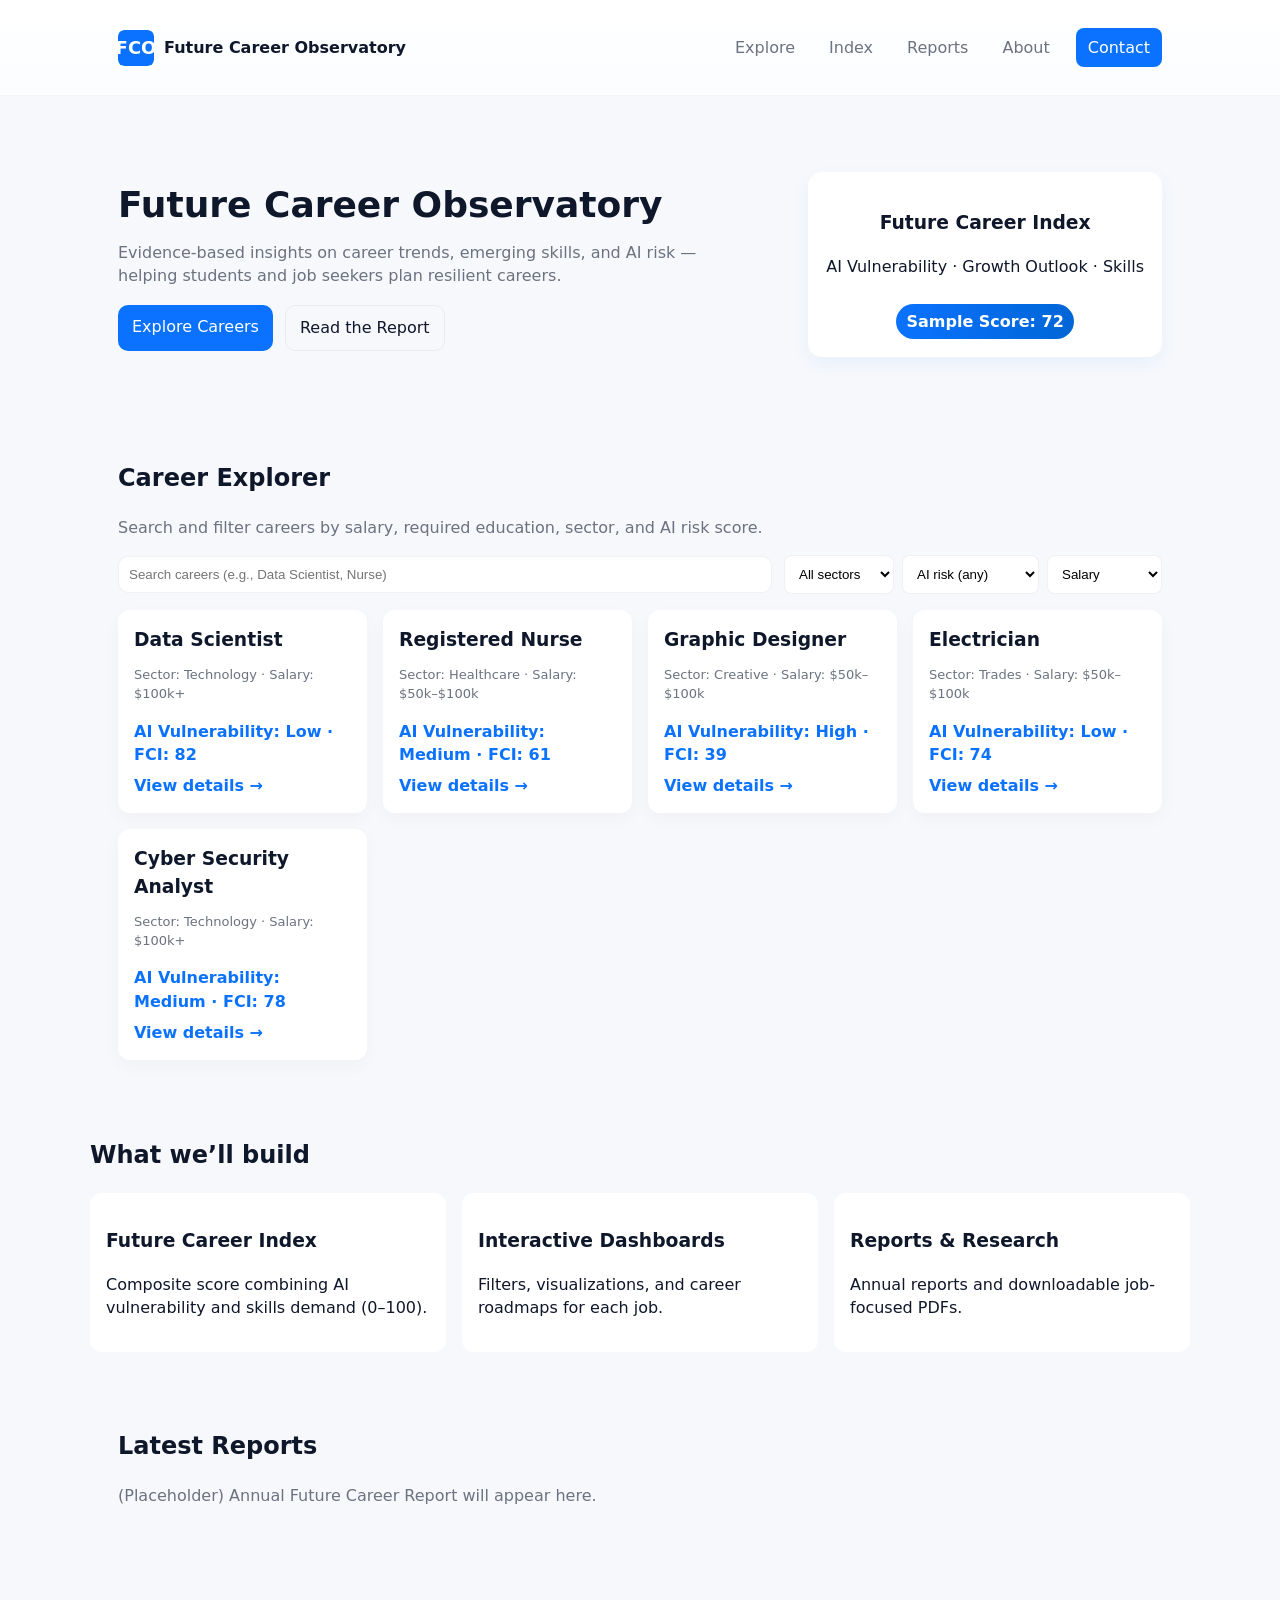
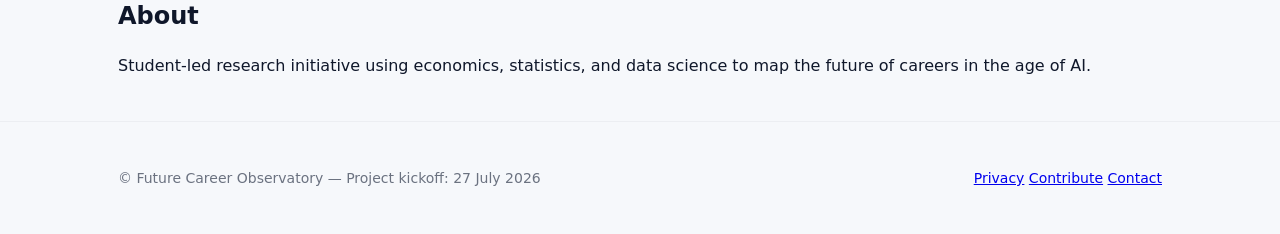
<file: index.html>
<!doctype html>
<html lang="en">
<head>
  <meta charset="utf-8" />
  <meta name="viewport" content="width=device-width,initial-scale=1" />
  <title>Future Career Observatory</title>
  <link rel="stylesheet" href="styles.css" />
</head>
<body>
  <header class="site-header">
    <div class="container header-inner">
      <a class="logo" href="#">
        <!-- placeholder SVG -->
        <svg width="36" height="36" viewBox="0 0 24 24" aria-hidden="true">
          <rect width="24" height="24" rx="4" fill="#0b72ff"/>
          <text x="50%" y="54%" dominant-baseline="middle" text-anchor="middle" font-size="12" fill="#fff">FCO</text>
        </svg>
        <span>Future Career Observatory</span>
      </a>

      <nav class="nav" id="nav">
        <a href="#explorer">Explore</a>
        <a href="#index">Index</a>
        <a href="#reports">Reports</a>
        <a href="#about">About</a>
        <a href="#contact" class="cta">Contact</a>
      </nav>

      <button class="nav-toggle" id="navToggle" aria-label="Toggle navigation">☰</button>
    </div>
  </header>

  <main>
    <section class="hero">
      <div class="container hero-inner">
        <div class="hero-copy">
          <h1>Future Career Observatory</h1>
          <p class="tagline">Evidence-based insights on career trends, emerging skills, and AI risk — helping students and job seekers plan resilient careers.</p>
          <div class="hero-actions">
            <a class="btn primary" href="#explorer">Explore Careers</a>
            <a class="btn" href="#reports">Read the Report</a>
          </div>
        </div>
        <div class="hero-preview">
          <div class="preview-card">
            <h3>Future Career Index</h3>
            <p>AI Vulnerability · Growth Outlook · Skills</p>
            <div class="badge">Sample Score: 72</div>
          </div>
        </div>
      </div>
    </section>

    <section id="explorer" class="explorer container">
      <h2>Career Explorer</h2>
      <p class="muted">Search and filter careers by salary, required education, sector, and AI risk score.</p>

      <div class="explorer-controls">
        <input id="search" type="search" placeholder="Search careers (e.g., Data Scientist, Nurse)" />

        <div class="filters">
          <select id="sector">
            <option value="">All sectors</option>
            <option>Healthcare</option>
            <option>Technology</option>
            <option>Creative</option>
            <option>Trades</option>
          </select>

          <select id="aiRisk">
            <option value="">AI risk (any)</option>
            <option value="low">Low (0-33)</option>
            <option value="medium">Medium (34-66)</option>
            <option value="high">High (67-100)</option>
          </select>

          <select id="salary">
            <option value="">Salary</option>
            <option value="0-50">Under $50k</option>
            <option value="50-100">$50k–$100k</option>
            <option value="100+">$100k+</option>
          </select>
        </div>
      </div>

      <div id="cards" class="card-grid">
        <!-- Sample cards; later populated from DB -->
        <article class="card" data-title="Data Scientist" data-sector="Technology" data-airisk="low" data-salary="100+">
          <h3>Data Scientist</h3>
          <p class="meta">Sector: Technology · Salary: $100k+</p>
          <p class="score">AI Vulnerability: Low · FCI: 82</p>
          <a class="card-link" href="#">View details →</a>
        </article>

        <article class="card" data-title="Registered Nurse" data-sector="Healthcare" data-airisk="medium" data-salary="50-100">
          <h3>Registered Nurse</h3>
          <p class="meta">Sector: Healthcare · Salary: $50k–$100k</p>
          <p class="score">AI Vulnerability: Medium · FCI: 61</p>
          <a class="card-link" href="#">View details →</a>
        </article>

        <article class="card" data-title="Graphic Designer" data-sector="Creative" data-airisk="high" data-salary="50-100">
          <h3>Graphic Designer</h3>
          <p class="meta">Sector: Creative · Salary: $50k–$100k</p>
          <p class="score">AI Vulnerability: High · FCI: 39</p>
          <a class="card-link" href="#">View details →</a>
        </article>

        <article class="card" data-title="Electrician" data-sector="Trades" data-airisk="low" data-salary="50-100">
          <h3>Electrician</h3>
          <p class="meta">Sector: Trades · Salary: $50k–$100k</p>
          <p class="score">AI Vulnerability: Low · FCI: 74</p>
          <a class="card-link" href="#">View details →</a>
        </article>

      </div>
    </section>

    <section id="index" class="container features">
      <h2>What we’ll build</h2>
      <div class="feature-grid">
        <div class="feature">
          <h3>Future Career Index</h3>
          <p>Composite score combining AI vulnerability and skills demand (0–100).</p>
        </div>
        <div class="feature">
          <h3>Interactive Dashboards</h3>
          <p>Filters, visualizations, and career roadmaps for each job.</p>
        </div>
        <div class="feature">
          <h3>Reports & Research</h3>
          <p>Annual reports and downloadable job-focused PDFs.</p>
        </div>
      </div>
    </section>

    <section id="reports" class="container reports">
      <h2>Latest Reports</h2>
      <p class="muted">(Placeholder) Annual Future Career Report will appear here.</p>
    </section>

    <section id="about" class="container about">
      <h2>About</h2>
      <p>Student-led research initiative using economics, statistics, and data science to map the future of careers in the age of AI.</p>
    </section>
  </main>

  <footer class="site-footer">
    <div class="container footer-inner">
      <div>© Future Career Observatory — Project kickoff: 27 July 2026</div>
      <div class="footer-links">
        <a href="#">Privacy</a>
        <a href="#">Contribute</a>
        <a href="mailto:futurecareerobservatory@gmail.com">Contact</a>
      </div>
    </div>
  </footer>

  <script src="script.js"></script>
</body>
</html>
</file>
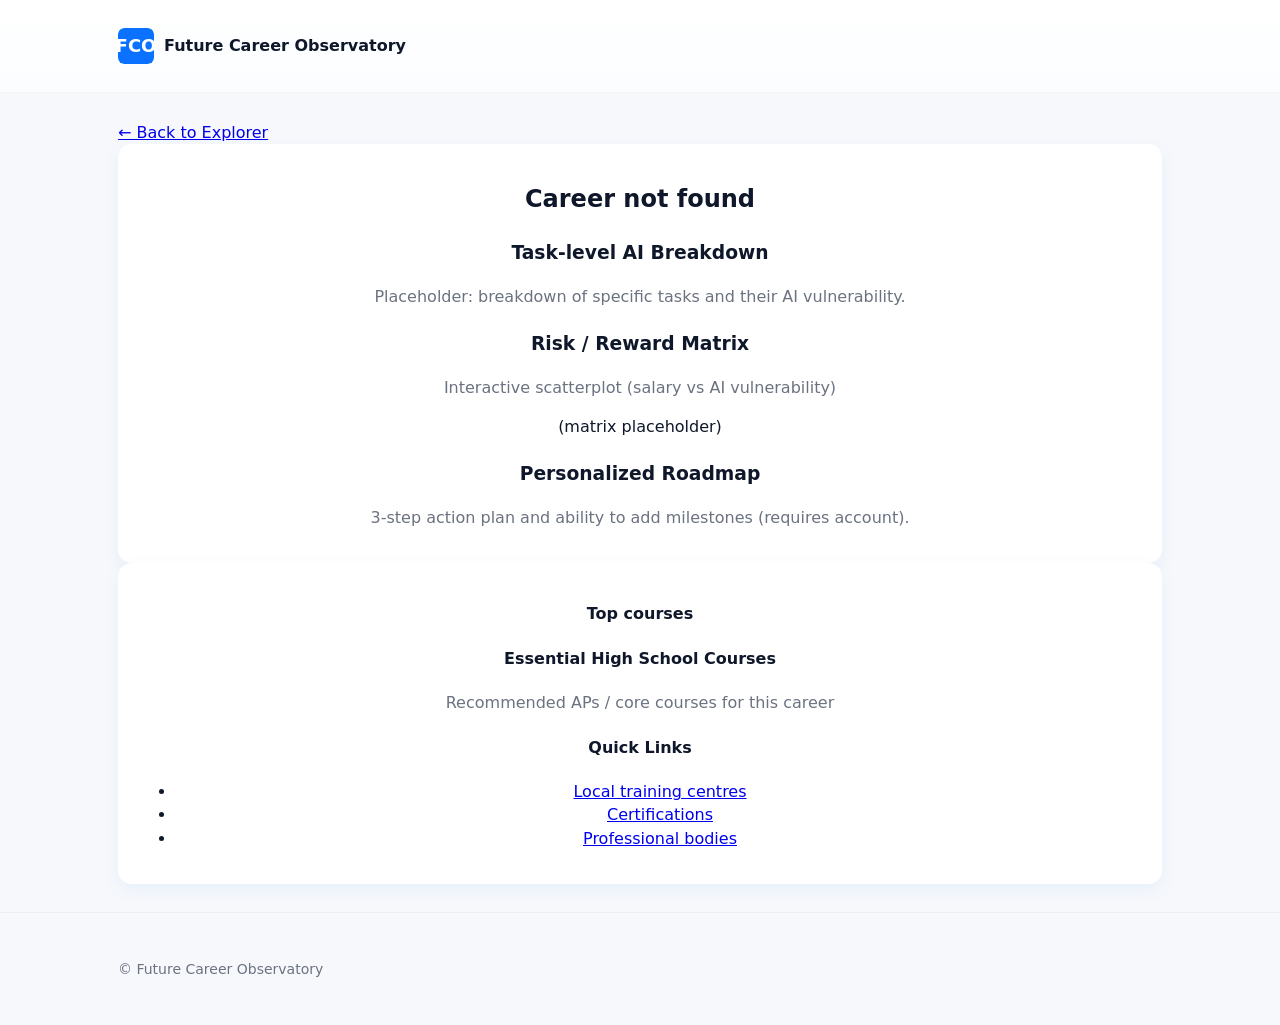
<file: career.html>
<!doctype html>
<html lang="en">
<head>
  <meta charset="utf-8" />
  <meta name="viewport" content="width=device-width,initial-scale=1" />
  <title>Career — Future Career Observatory</title>
  <link rel="stylesheet" href="styles.css" />
</head>
<body>
  <header class="site-header">
    <div class="container header-inner">
      <a class="logo" href="index.html">
        <svg width="36" height="36" viewBox="0 0 24 24" aria-hidden="true">
          <rect width="24" height="24" rx="4" fill="#0b72ff"/>
          <text x="50%" y="54%" dominant-baseline="middle" text-anchor="middle" font-size="12" fill="#fff">FCO</text>
        </svg>
        <span>Future Career Observatory</span>
      </a>
    </div>
  </header>

  <main class="container career-page">
    <a href="index.html" class="back-link">← Back to Explorer</a>

    <div id="career-root" class="career-layout">
      <section id="career-main" class="main-column preview-card">
        <div id="career-head">
          <h1 id="career-title">Loading…</h1>
          <p id="career-meta" class="muted">Fetching career information.</p>
        </div>

        <div id="career-summary"></div>

        <section id="ai-breakdown" style="margin-top:22px">
          <h3>Task-level AI Breakdown</h3>
          <p class="muted">Placeholder: breakdown of specific tasks and their AI vulnerability.</p>
          <div class="ai-breakdown-list" id="ai-breakdown-list"></div>
        </section>

        <section id="risk-reward" style="margin-top:22px">
          <h3>Risk / Reward Matrix</h3>
          <p class="muted">Interactive scatterplot (salary vs AI vulnerability)</p>
          <div class="matrix" id="matrix-canvas">(matrix placeholder)</div>
        </section>

        <section id="roadmap" style="margin-top:22px">
          <h3>Personalized Roadmap</h3>
          <p class="muted">3-step action plan and ability to add milestones (requires account).</p>
          <ol id="roadmap-list"></ol>
        </section>
      </section>

      <aside class="sidebar preview-card">
        <div class="sidebar-section courses-section">
          <h4>Top courses</h4>
          <div id="courses-top" class="course-list">
            <!-- Coursera button will be injected here -->
          </div>
        </div>

        <div class="sidebar-section hs-section">
          <h4>Essential High School Courses</h4>
          <p class="muted">Recommended APs / core courses for this career</p>
          <ul id="ap-list" class="ap-list"></ul>
        </div>

        <div class="sidebar-section">
          <h4>Quick Links</h4>
          <ul>
            <li><a href="#">Local training centres</a></li>
            <li><a href="#">Certifications</a></li>
            <li><a href="#">Professional bodies</a></li>
          </ul>
        </div>
      </aside>

      <!-- High school courses visual only (bottom-right) -->
      <div id="hs-bottom" class="hs-bottom"></div>

    </div>
  </main>

  <footer class="site-footer">
    <div class="container footer-inner">
      <div>© Future Career Observatory</div>
    </div>
  </footer>

  <script>
    async function getQueryParam(name) { return new URLSearchParams(location.search).get(name); }
    function el(tag, cls, html) { const e = document.createElement(tag); if (cls) e.className = cls; if (html !== undefined) e.innerHTML = html; return e; }

    (async function renderCareer() {
      const id = await getQueryParam('id');
      const apList = document.getElementById('ap-list');
      const coursesTop = document.getElementById('courses-top');
      const aiList = document.getElementById('ai-breakdown-list');
      const roadmapList = document.getElementById('roadmap-list');
      const hsBottom = document.getElementById('hs-bottom');

      try {
        const res = await fetch('careers.json');
        const careers = await res.json();
        const career = careers.find(c => c.id === id);

        if (!career) {
          document.getElementById('career-title').textContent = 'Career not found';
          document.getElementById('career-meta').textContent = '';
          return;
        }

        document.getElementById('career-title').textContent = career.title;
        document.getElementById('career-meta').textContent = `Sector: ${career.sector} · Salary: ${career.salary_range} · FCI: ${career.fci_score}`;

        // Summary
        const summary = document.getElementById('career-summary');
        summary.innerHTML = '';
        summary.appendChild(el('p', null, career.summary || ''));

        // Roadmap
        roadmapList.innerHTML = '';
        (career.roadmap || []).forEach(step => roadmapList.appendChild(el('li', null, step)));

        // AI breakdown (skills as placeholder tasks)
        aiList.innerHTML = '';
        (career.skills || []).forEach(skill => {
          const item = el('div', 'ai-item', `<strong>${skill}</strong> — task-level note (placeholder)`);
          aiList.appendChild(item);
        });

        // Courses top: create a curved button for Coursera (placeholder link)
        coursesTop.innerHTML = '';
        const courseraBtn = document.createElement('a');
        courseraBtn.className = 'coursera-btn';
        courseraBtn.href = career.coursera_url || '#'; // if you add coursera_url to careers.json it will be used
        courseraBtn.target = '_blank';
        courseraBtn.rel = 'noopener';
        courseraBtn.textContent = 'Browse Coursera Courses';
        coursesTop.appendChild(courseraBtn);

        // Udemy card (simple)
        const udemyCard = el('div', 'course-card', `<strong>Udemy:</strong> Top courses for ${career.title}`);
        coursesTop.appendChild(udemyCard);

        // High-school APs: render in sidebar list (non-links) and also show bottom-right plain text
        const suggestedAPs = career.high_school_recs || ['AP Calculus', 'AP Computer Science', 'AP Statistics', 'AP Biology'];
        apList.innerHTML = '';
        suggestedAPs.forEach(ap => {
          const li = el('li', null, ap);
          apList.appendChild(li);
        });

        // Bottom-right plain text (visual only)
        hsBottom.innerHTML = '';
        const hr = el('div', 'hs-bottom-inner', '<h4>Recommended High School Courses</h4>');
        const ul = el('ul', 'hs-list');
        suggestedAPs.forEach(ap => ul.appendChild(el('li', null, ap)));
        hsBottom.appendChild(hr);
        hsBottom.appendChild(ul);

      } catch (err) {
        console.error(err);
      }
    })();
  </script>
</body>
</html>
</file>
<file: styles.css>
:root{
  --bg:#f6f8fb;
  --card:#ffffff;
  --muted:#6b7280;
  --accent:#0b72ff;
  --radius:12px;
  --container:1100px;
  --gap:18px;
  font-family: Inter, system-ui, -apple-system, "Segoe UI", Roboto, "Helvetica Neue", Arial;
  color:#0f172a;
}

*{box-sizing:border-box}
body{margin:0;background:var(--bg);line-height:1.45}
.container{max-width:var(--container);margin:0 auto;padding:28px}

.site-header{background:linear-gradient(180deg, #fff, #fbfdff);border-bottom:1px solid rgba(15,23,42,0.04);position:sticky;top:0;z-index:30}
.header-inner{display:flex;align-items:center;justify-content:space-between;gap:16px}
.logo{display:flex;align-items:center;gap:10px;text-decoration:none;color:inherit;font-weight:600}
.logo svg{border-radius:6px}
.nav{display:flex;gap:18px;align-items:center}
.nav a{color:var(--muted);text-decoration:none;padding:8px}
.nav a.cta{background:var(--accent);color:#fff;padding:8px 12px;border-radius:8px}
.nav-toggle{display:none;background:none;border:0;font-size:20px}

.hero{padding:48px 0}
.hero-inner{display:flex;gap:32px;align-items:center;justify-content:space-between}
.hero-copy{max-width:56%}
.hero h1{margin:0;font-size:36px}
.tagline{color:var(--muted);margin-top:10px}
.hero-actions{margin-top:18px;display:flex;gap:12px}
.btn{padding:10px 14px;border-radius:10px;background:transparent;border:1px solid rgba(15,23,42,0.06);text-decoration:none;color:inherit}
.btn.primary{background:var(--accent);color:#fff;border:0}

.hero-preview{min-width:220px}
.preview-card{background:var(--card);padding:18px;border-radius:14px;box-shadow:0 6px 18px rgba(11,114,255,0.06);text-align:center}
.preview-card .badge{display:inline-block;margin-top:10px;background:linear-gradient(90deg,#0b72ff,#0066d6);color:#fff;padding:6px 10px;border-radius:20px;font-weight:600}

.explorer h2{margin-top:0}
.explorer-controls{display:flex;flex-wrap:wrap;gap:12px;align-items:center;margin:14px 0}
.explorer-controls input[type="search"]{flex:1;min-width:220px;padding:10px;border-radius:10px;border:1px solid rgba(15,23,42,0.06)}
.filters{display:flex;gap:8px}
.filters select{padding:10px;border-radius:8px;border:1px solid rgba(15,23,42,0.06);background:#fff}

.card-grid{display:grid;grid-template-columns:repeat(auto-fit,minmax(220px,1fr));gap:16px;margin-top:16px}
.card{background:var(--card);padding:16px;border-radius:12px;box-shadow:0 6px 18px rgba(4,12,28,0.03)}
.card h3{margin:0 0 6px 0}
.meta{color:var(--muted);font-size:13px;margin-bottom:8px}
.score{font-weight:600;color:var(--accent);margin-bottom:8px}
.card-link{color:var(--accent);text-decoration:none;font-weight:600}

.features{padding:30px 0}
.feature-grid{display:grid;grid-template-columns:repeat(auto-fit,minmax(220px,1fr));gap:16px}
.feature{background:var(--card);padding:16px;border-radius:12px}

.site-footer{padding:18px 0;background:transparent;border-top:1px solid rgba(15,23,42,0.04)}
.footer-inner{display:flex;justify-content:space-between;align-items:center;color:var(--muted);font-size:14px}

.muted{color:var(--muted)}

@media (max-width:900px){
  .hero-inner{flex-direction:column;align-items:flex-start}
  .hero-copy{max-width:100%}
  .nav{display:none}
  .nav-toggle{display:block}
}
</file>
